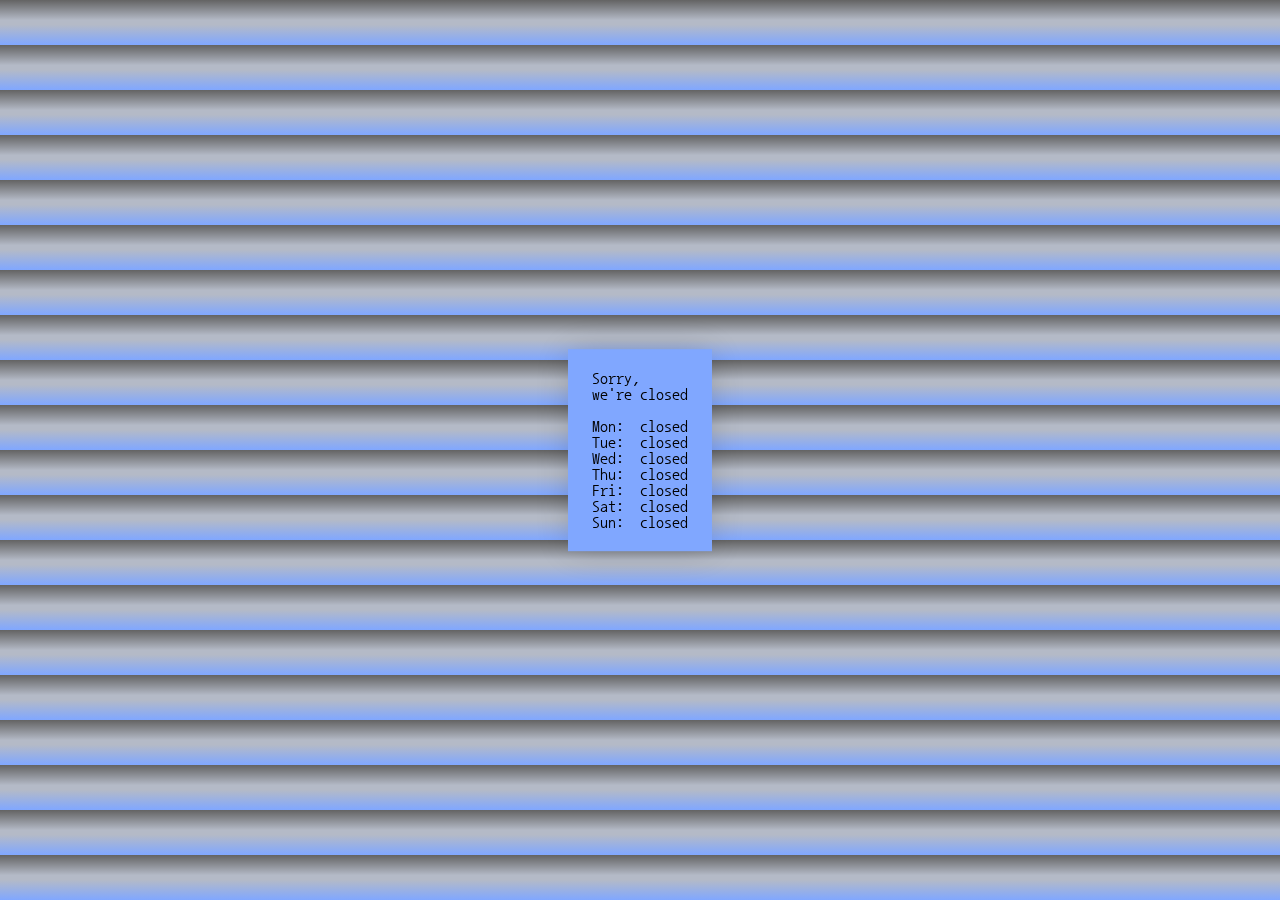
<file: index.html>
<!DOCTYPE html>
<html lang="en">
<head>
  <meta charset="utf-8">
  <meta name="viewport" content="width=device-width, initial-scale=1">
    <title>sunday - closed</title>
    <link rel="stylesheet" href="assets/css/shutter.css">
    <link href="https://fonts.googleapis.com/css?family=Nanum+Gothic+Coding|Nunito|PT+Sans+Narrow" rel="stylesheet">
</head>

<body>
  <div class="shutter"></div>

  <div class="sign">
    <p>
      Sorry,<br /> we're closed<br /><br />
    </p>
    <p>
      Mon:&nbsp; closed <br />
      Tue:&nbsp; closed <br />
      Wed:&nbsp; closed <br />
      Thu:&nbsp; closed <br />
      Fri:&nbsp; closed <br />
      Sat:&nbsp; closed <br />
      Sun:&nbsp; closed <br />
    </p>
  </div>


</body>
</html>
</file>
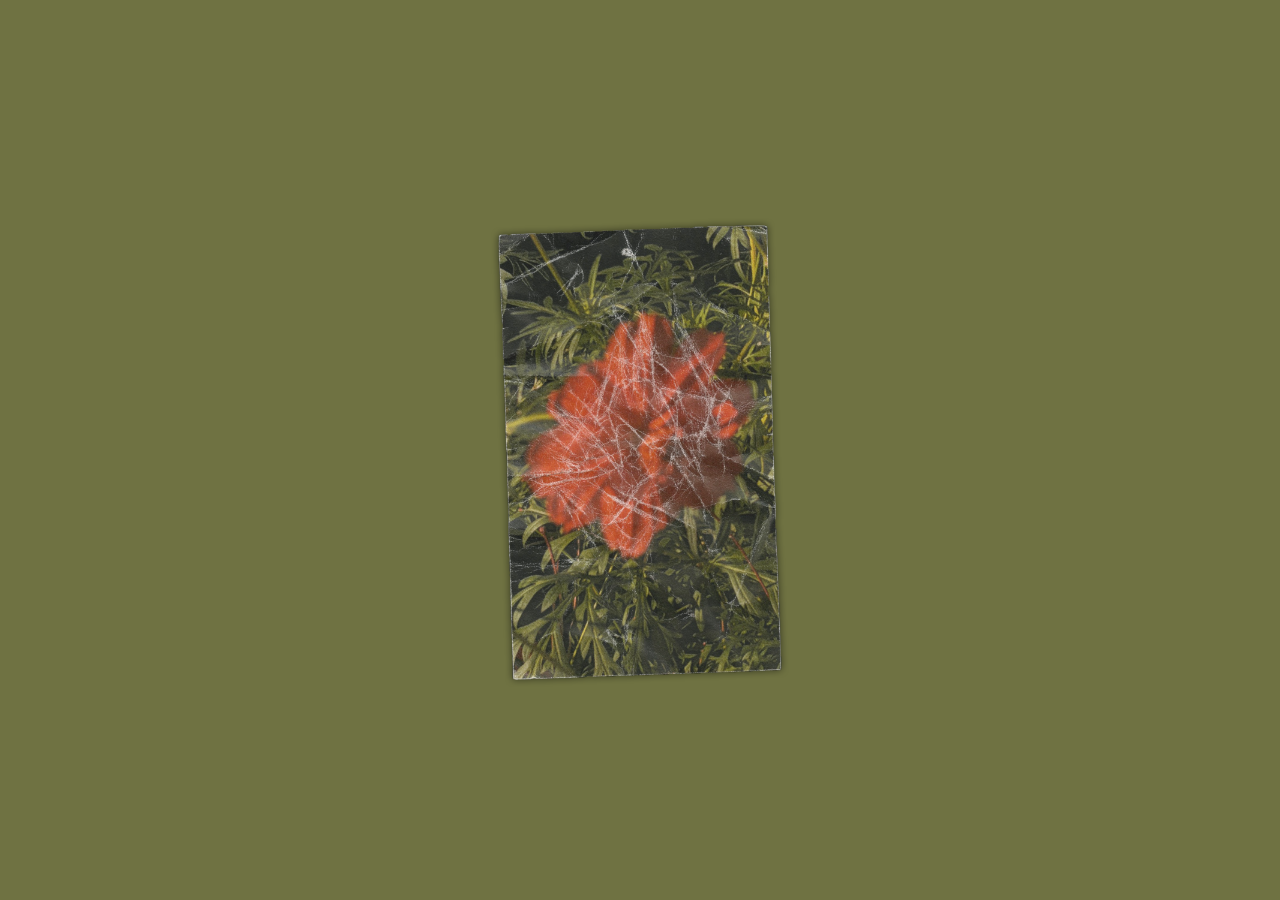
<file: archive/11.10.2019/index.html>
<!DOCTYPE html>
<html lang="en">
<!-- today is sunday -->
<!-- today we do nothing -->

<!-- it is november 10, 2019 -->
<!-- i worried all night and found something to worry with. -->

<head>
  <meta charset="utf-8">
  <meta name="viewport" content="width=device-width, initial-scale=1">
    <title>sunday</title>

    <link rel="stylesheet" href="assets/css/jquery-ui.css">
    <link rel="stylesheet" href="assets/css/style.css">
    <link href="https://fonts.googleapis.com/css?family=Nanum+Gothic+Coding|Nunito|PT+Sans+Narrow" rel="stylesheet">

    <script src="assets/js/jquery.min.js"></script>
    <script src="assets/js/jquery-ui.js"></script>

    <script>
    $( function() {
      $( ".draggable" ).draggable();
    } );
    </script>
</head>

<body>
  <div class="total-wrap">
    <div class="wrap">
      <img class="draggable flower" src="assets/img/flower-transparent.png">
      <p class="note">a perfect sun, <br>folded and folded and folded</p>
    </div>
  </div>


</body>
</html>
</file>
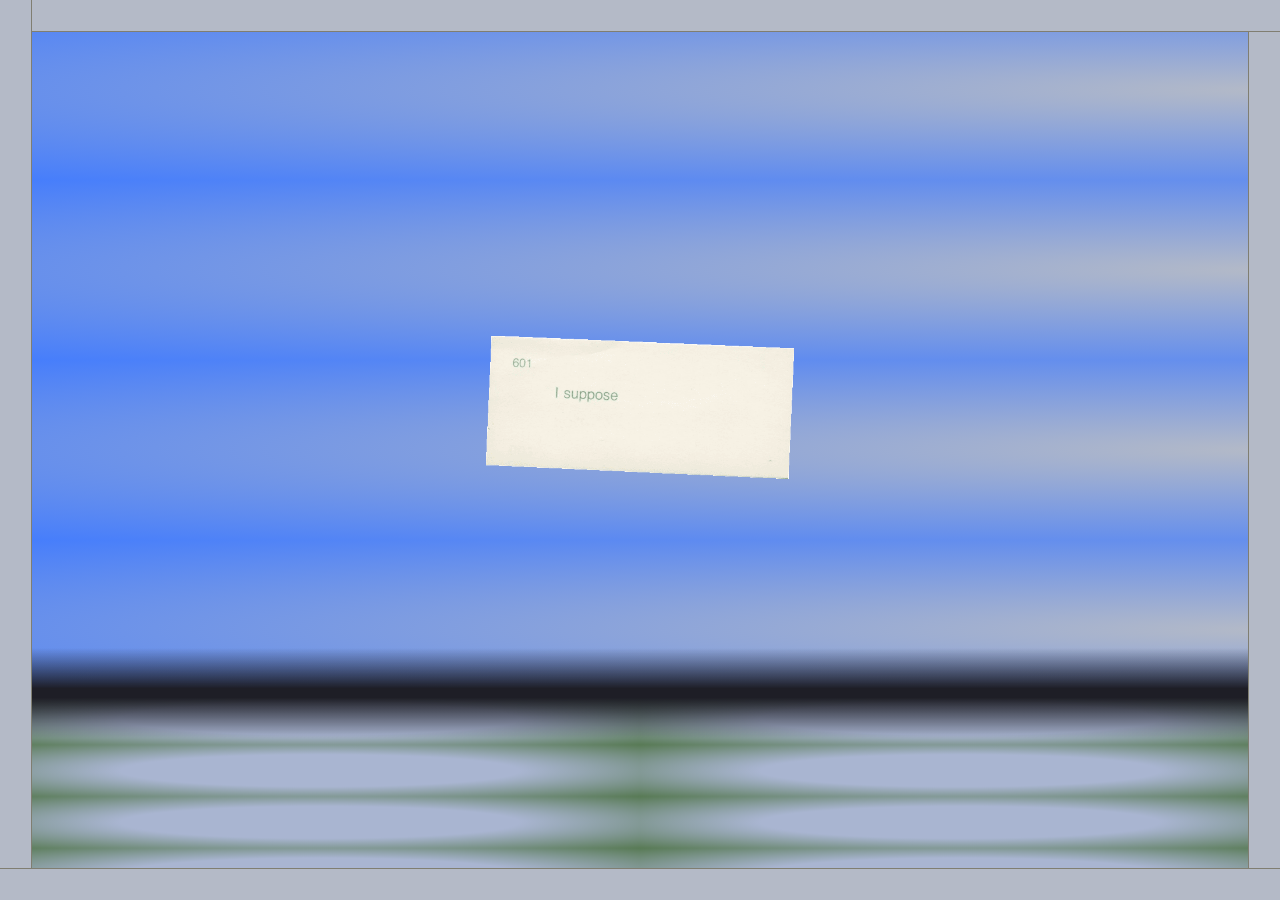
<file: archive/2.10.2019/index.html>
<!DOCTYPE html>
<html lang="en">
<!-- today is sunday -->
<!-- today we do nothing -->

<!-- it is february 10, 2019 -->
<!-- the lots have been cast and the week has been spent. i suppose i can't turn back. my body has already broken into the new space. as i speed by, i see the abandoned cars lining the highway. i am here, now here, now here, now here, now here, now here. they are still there. the dust is sticking to them. the green is seeding in them. ahead, what river runners call 'the hole' lies in hungry wait. we hasten towards it. we summon more paddle-bearers to the sides of our raft. they dip the wedge into the current and thrust.-->

<head>
  <meta charset="utf-8">
  <meta name="viewport" content="width=device-width, initial-scale=1">
    <title>sunday</title>

    <link rel="stylesheet" href="assets/css/jquery-ui.css">
    <link rel="stylesheet" href="assets/css/style.css">
    <link href="https://fonts.googleapis.com/css?family=Nanum+Gothic+Coding|Nunito|PT+Sans+Narrow" rel="stylesheet">

    <script src="assets/js/jquery.min.js"></script>
    <script src="assets/js/jquery-ui.js"></script>

    <script>
    $( function() {
      $( ".draggable" ).draggable();
    } );
    </script>
</head>

<body>
  <div class="total-wrap">
    <div id="frame">
      <div id="frame-right"></div>
      <div id="frame-top"></div>
      <div id="frame-left"></div>
      <div id="frame-bottom"></div>
    </div>

    <div class="wrap">
      <div class="container">
        <div class="window a"></div>
        <div class="lit-window">
          <div class="literature">
            <p>
              <img src="assets/img/chance2.gif" alt="" />
            </p>
          </div>
        </div>
        <div class="runner-window">
          <!-- <div class="runner"></div> -->
        </div>
        <div class="window b"></div>
        <div class="c"></div>
      </div>

    </div>
  </div>


</body>
</html>
</file>
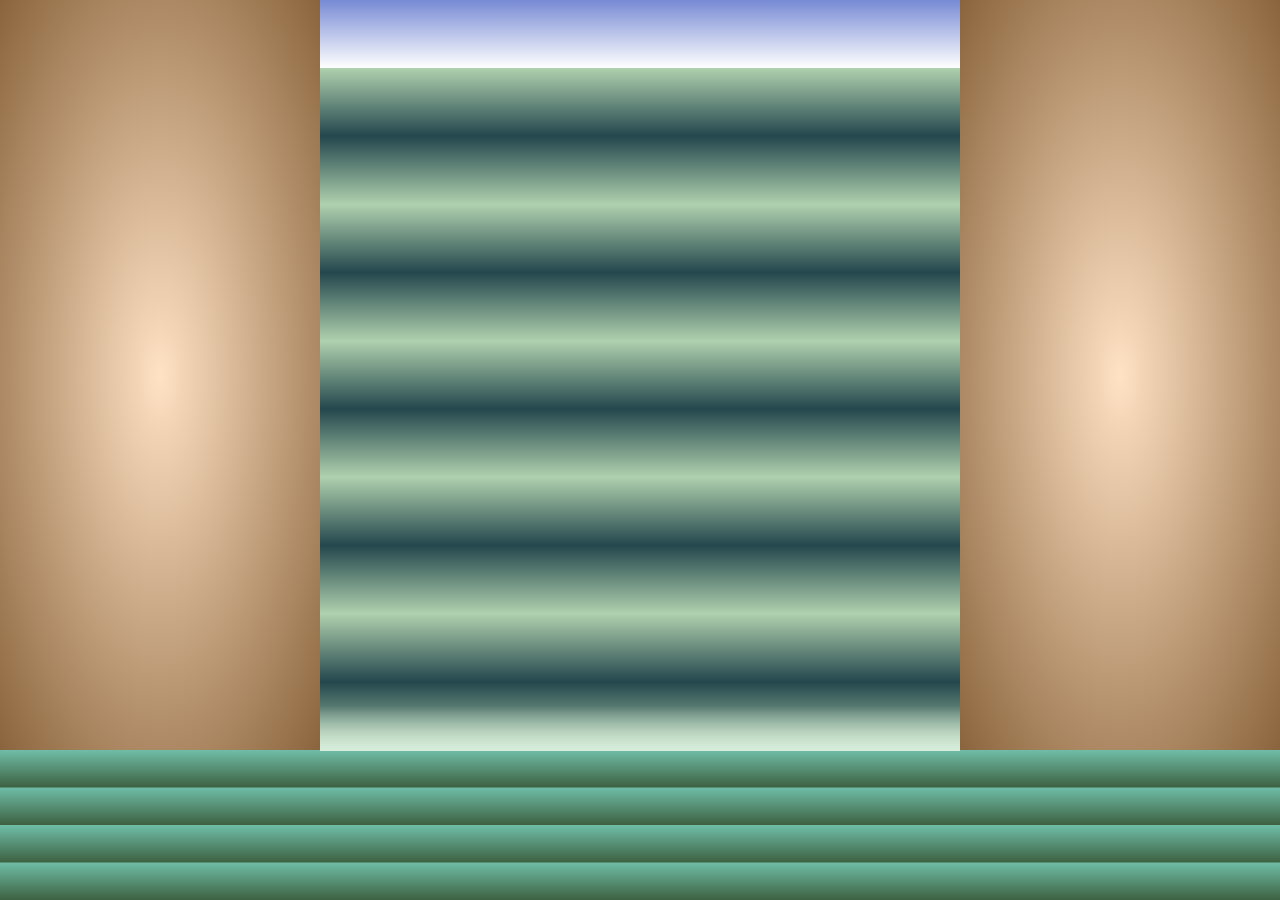
<file: archive/2.24.2019/index.html>
<!DOCTYPE html>
<html lang="en">
<!-- today is sunday -->
<!-- today we do nothing -->

<!-- it is february 24, 2019 -->
<!-- sundays we should wash our bodies in the waterfall-->

<head>
  <meta charset="utf-8">
  <meta name="viewport" content="width=device-width, initial-scale=1">
    <title>sunday</title>

    <link rel="stylesheet" href="assets/css/jquery-ui.css">
    <link rel="stylesheet" href="assets/css/style.css">
    <link href="https://fonts.googleapis.com/css?family=Nanum+Gothic+Coding|Nunito|PT+Sans+Narrow" rel="stylesheet">

    <script src="assets/js/jquery.min.js"></script>
    <script src="assets/js/jquery-ui.js"></script>

    <script>
    $( function() {
      $( ".draggable" ).draggable();
    } );
    </script>
</head>

<body>
  <div class="total-wrap">
    <!-- <div id="frame">
      <div id="frame-right"></div>
      <div id="frame-top"></div>
      <div id="frame-left"></div>
      <div id="frame-bottom"></div>
    </div> -->

    <div class="wrap">
      <!-- <div class="row"> -->
        <!-- <div class="rock"></div> -->
        <div class="container">
          <div class="column">
            <div class="row">
              <div class="rock"></div>
              <div class="column">
                <div class="sky"></div>
                <div class="row">
                  <div class="window ab"></div>
                  <div class="window a"></div>
                  <div class="window ab"></div>
                  <div class="window a"></div>
                  <div class="window ab"></div>
                  <div class="window a"></div>
                  <div class="window ab"></div>
                  <div class="window a"></div>
                  <div class="window ab"></div>
                  <div class="window a"></div>

                </div>
              </div>
              <div class="rock"></div>
            </div>
            <div class="row small">
              <div class="window b"></div>
              <div class="window b"></div>
            </div>
          </div>
          <div class="c"></div>

        </div>
        <!-- <div class="rock"></div> -->

      <!-- </div> -->
    </div>
        <!-- <div class="lit-window">
          <div class="literature">
            <p>
              <img src="assets/img/chance2.gif" alt="" />
            </p>
          </div>
        </div>
        <div class="runner-window">
          <div class="runner"></div>
        </div>
        <div class="window b"></div>
        <div class="c"></div>
      </div> -->



</body>
</html>
</file>
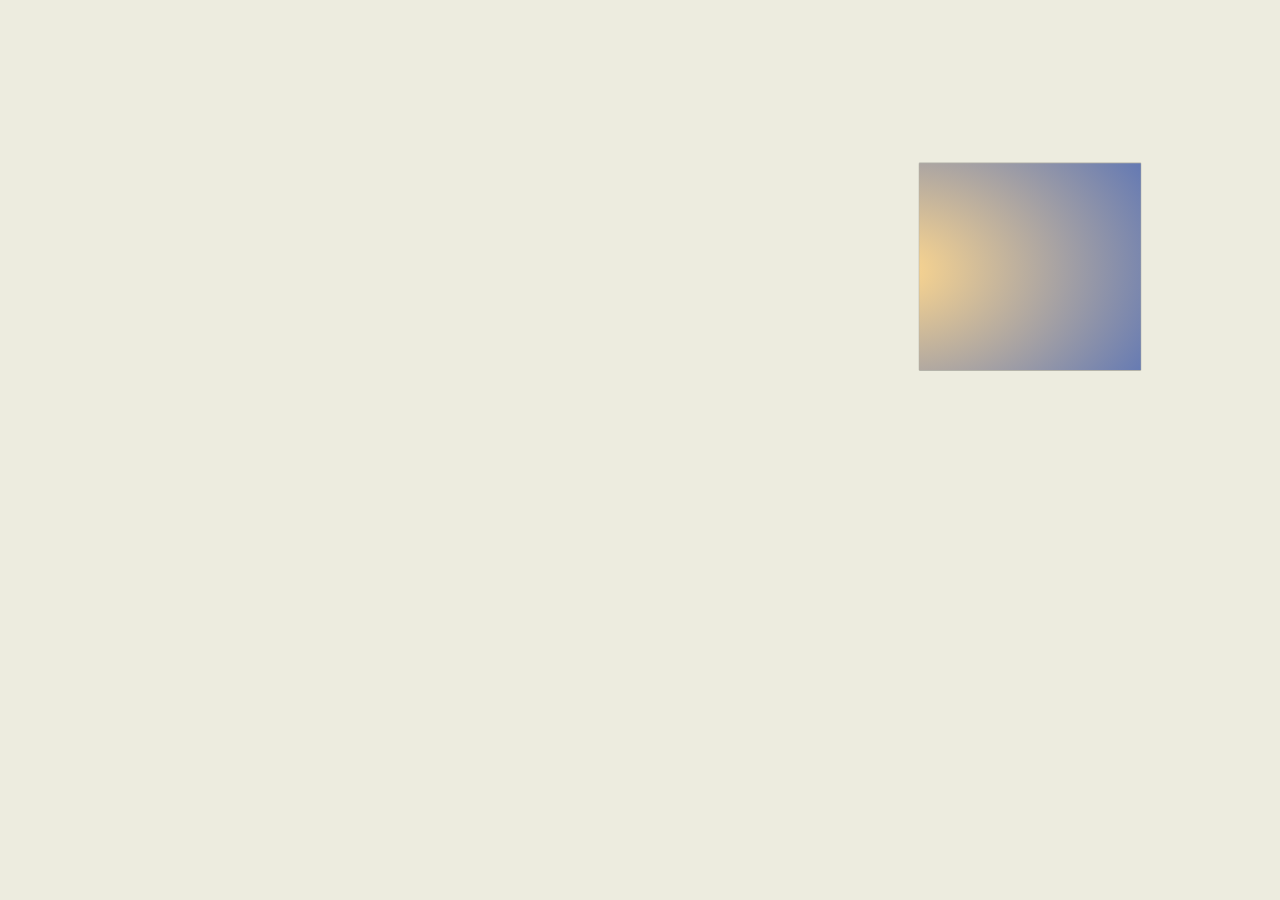
<file: archive/3.24.2019/index.html>
<!DOCTYPE html>
<html lang="en">
<!-- today is sunday -->
<!-- today we do nothing -->

<!-- it is february 24, 2019 -->
<!-- sundays we should wash our bodies in the waterfall-->

<head>
  <meta charset="utf-8">
  <meta name="viewport" content="width=device-width, initial-scale=1">
    <title>sunday</title>

    <link rel="stylesheet" href="assets/css/jquery-ui.css">
    <link rel="stylesheet" href="assets/css/style.css">
    <link href="https://fonts.googleapis.com/css?family=Nanum+Gothic+Coding|Nunito|PT+Sans+Narrow" rel="stylesheet">

    <script src="assets/js/jquery.min.js"></script>
    <script src="assets/js/jquery-ui.js"></script>

    <script>
    $( function() {
      $( ".draggable" ).draggable();
    } );
    </script>
</head>

<body>
  <div class="total-wrap">

    <div class="wrap">
      <img src="assets/img/panel.gif" alt="" />
      
      <div class="light"></div>
    </div>

  </div>

</body>
</html>
</file>
<file: assets/css/shutter.css>
* {
  box-sizing: border-box;
}

html {
  min-height: 100vh;

}

body{
  margin:0;
  background: #b4bac7;
  overflow: hidden;
  font-size: 1rem;
  min-height: 100%;
}

p{
  margin:0;
}

.shutter {
  width:100%;
  height:100%;
  position: fixed;
  top:0;
  left:0;
  background: linear-gradient(to bottom, rgba(99,99,99,1) 0%, #b4bac7 45%, #b4bac7 55%, #80a7ff 100%);
  background-repeat: repeat;
  animation: down 250s infinite linear;
  background-size:100% 5%;
}

.sign {
  position: fixed;
  font-family: 'Nanum Gothic Coding', monospace;
  top:50%;
  left:50%;
  transform: translate(-50%, -50%);
  background:#80a7ff;
  /* border-radius: 12px; */
  padding:1.3rem 1.5rem;
  font-size: 1rem;
  box-shadow: 0px 0px 33px -3px rgba(0,0,0,0.19);
}

@keyframes down {
  /* 0% {background-position:  0 0;} */
  0% {background-position:  0 -200%;}
  100% {background-position:  -400% 0}
}
</file>
<file: archive/11.10.2019/assets/css/style.css>
* {
  box-sizing: border-box;
  overflow-x: hidden;
}

html {
  min-height: 100vh;

}

body{
  margin:0;
  background: #6F7242;
  /* overflow: hidden; */
  font-size: 1rem;
  min-height: 100%;
}

p{
  margin:0;
}

img {
  max-width: 100%;
  max-height: 100%;
}

.wrap {
  top:0;
  left:0;
  min-width: 100vw;
  min-height:100vh;
  max-height:100vh;
  display: flex;
  justify-content: center;
  align-items: center;
  overflow: hidden;
}

.flower {
  max-width:300px;
  position: absolute;
}

.note {
  font-family: serif;
  text-align: center;
  font-style: italic;
  font-size: 1.2rem;
  max-width:250px;
}

.draggable:hover {
  cursor: grab;
}
</file>
<file: archive/2.10.2019/assets/css/style.css>
* {
  box-sizing: border-box;
  overflow-x: hidden;
}

html {
  min-height: 100vh;

}

body{
  margin:0;
  background: #b4bac7;
  /* overflow: hidden; */
  font-size: 1rem;
  min-height: 100%;
}

p{
  margin:0;
}

img {
  width: 100%;
}

#frame {
  z-index: 999;
  position: fixed;
  top:0;
  left:0;
}

#frame-top {
  background: #b4bac7;
  position: fixed;
  width:100vw;
  height:2rem;
  border-bottom:1px solid #807e71;
}

#frame-right {
  background: #b4bac7;
  position: fixed;
  height:100vh;
  width:2rem;
  right:0;
  border-left:1px solid #807e71;
}

#frame-bottom {
  background: #b4bac7;
  position: fixed;
  width:100vw;
  height:2rem;
  bottom:0;
  border-top:1px solid #807e71;
}

#frame-left {
  background: #b4bac7;
  position: fixed;
  height:100vh;
  width:2rem;
  border-right:1px solid #807e71;
}

.wrap {
  /* position: fixed; */
  top:0;
  left:0;
  min-width: 100vw;
  min-height:100vh;
  max-height:100vh;
  display: flex;
  /* padding:1rem; */
}

.lit-window {
  position: relative;
  max-width:100vw;
  height:100vh;
}

.literature {
  position: relative;
  top:40%;
  transform: translateY(-40%);
  max-width:800px;
  margin: 2rem auto;
  padding:0 2rem 0 2rem;
  z-index: 1;
}

.literature img {
  max-width: 400px;
  margin:0 auto;
}

.literature p{
  font-family: 'nunito', sans-serif;
  font-size: 1.5rem;
}

.runner-window {
  position: absolute;
  display: flex;
  width:100vw;
  height:100vh;
  justify-content: center;
}

.runner {
  background-image: url(../img/chance2.gif);
  background-repeat: repeat-y;
  background-position: center;
  width:100%;
  max-width:400px;
  background-size: 400px 20%;
  animation: up-slow 90s infinite linear;
}

.container {
  position: relative;
  top:0;
  left:0;
  width:100%;
  min-height:100%;
  display: flex;
  flex-direction: column;
}

.container p {
  text-align: center;
}

.fill {
  width:60%;
}

.window {
  position: fixed;
  overflow: hidden;
}

.a {
  width:100%;
  height:100%;
  background: radial-gradient(ellipse at center, #b4bac7 0%,#457dfc 100%);
  background-repeat: repeat;
  background-size:200% 20%;
  animation: down 30s infinite linear;
}

.b {
  bottom:0;
  width:100%;
  height:23%;
  /* background: radial-gradient(ellipse at center, #b4bac7 0%,#457dfc 100%); */
  background: radial-gradient(ellipse at center, rgba(169,181,209,1) 0%, rgba(169,181,209,1) 44%, rgba(88,122,85,1) 100%);
  background-repeat: repeat;
  background-size:50% 25%;
  animation: up 20s infinite linear;
  z-index: 2;
}

.c {
  position: fixed;
  width:100%;
  height:10%;
  bottom:18%;
  /* opacity:.5; */
  background: linear-gradient(to bottom, rgba(0,0,0,0) 0%, rgba(30,30,38,1) 45%, rgba(30,30,38,1) 55%, rgba(0,0,0,0) 100%);
  z-index: 3;
}

.item {
  position: fixed;
  font-family: 'Nunito', sans-serif;
  font-size: 3rem;
}

.obj1 {
  bottom:.3rem;
  left:1rem;
}

.obj1 img {
  /* border:5px solid yellow; */
  /* box-shadow: 0px 0px 33px -3px rgba(0,0,0,0.19); */
  max-width: 400px;
}

.lin1 {
  top:43%;
  left:15%;
}

.lin2 {
  top:50%;
  left:15%;
}

.draggable:hover {
  cursor: grab;
}

@keyframes down {
  /* 0% {background-position:  0 0;} */
  0% {background-position:  0 -200%;}
  100% {background-position:  -400% 0}
}

@keyframes up {
  /* 0% {background-position:  0 0;} */
  0% {background-position:  0 0%;}
  100% {background-position:  0 -200%}
}

@keyframes up-slow {
  /* 0% {background-position:  0 0;} */
  0% {background-position:  50% 0;}
  100% {background-position:  50% -200%}
}
</file>
<file: archive/2.24.2019/assets/css/style.css>
* {
  box-sizing: border-box;
  overflow-x: hidden;
}

html {
  min-height: 100vh;

}

body{
  margin:0;
  background: #b4bac7;
  /* overflow: hidden; */
  font-size: 1rem;
  min-height: 100%;
}

p{
  margin:0;
}

img {
  width: 100%;
}

#frame {
  z-index: 999;
  position: fixed;
  top:0;
  left:0;
}

#frame-top {
  background: #b4bac7;
  position: fixed;
  width:100vw;
  height:2rem;
  border-bottom:1px solid #807e71;
}

#frame-right {
  background: #b4bac7;
  position: fixed;
  height:100vh;
  width:2rem;
  right:0;
  border-left:1px solid #807e71;
}

#frame-bottom {
  background: #b4bac7;
  position: fixed;
  width:100vw;
  height:2rem;
  bottom:0;
  border-top:1px solid #807e71;
}

#frame-left {
  background: #b4bac7;
  position: fixed;
  height:100vh;
  width:2rem;
  border-right:1px solid #807e71;
}

.wrap {
  /* position: fixed; */
  top:0;
  left:0;
  min-width: 100vw;
  min-height:100vh;
  max-height:100vh;
  display: flex;
  /* flex-direction: column;
  justify-content: center;
  align-content: center; */

  /* flex-direction: row-reverse; */
  /* background:red; */
  /* padding:1rem; */
  /* filter: blur(5px); */
}

.lit-window {
  position: relative;
  max-width:100vw;
  height:100vh;
}

.literature {
  position: relative;
  top:40%;
  transform: translateY(-40%);
  max-width:800px;
  margin: 2rem auto;
  padding:0 2rem 0 2rem;
  z-index: 1;
}

.literature img {
  max-width: 400px;
  margin:0 auto;
}

.literature p{
  font-family: 'nunito', sans-serif;
  font-size: 1.5rem;
}

.runner-window {
  position: absolute;
  display: flex;
  width:100vw;
  height:100vh;
  justify-content: center;
}

.runner {
  background-image: url(../img/chance2.gif);
  background-repeat: repeat-y;
  background-position: center;
  width:100%;
  max-width:400px;
  background-size: 400px 20%;
  animation: up-slow 90s infinite linear;
}

.container {
  position: relative;
  top:0;
  left:0;
  width:100%;
  min-height:100%;
  display: flex;
  flex-direction: column;
  justify-content: center;
  /* align-content: center; */
}

.container p {
  text-align: center;
}

.fill {
  width:60%;
}

.window {
  /* position: fixed; */
  overflow: hidden;
}

.a {
  width:10%;
  height:100%;
  background: linear-gradient(to bottom, #b0d1ae 0%, #23474d 50%, #b0d1ae 100%);
  background-repeat: repeat;
  background-size:200% 20%;
  animation: down 58s infinite linear;
}

.ab {
  width:10%;
  height:100%;
  background: linear-gradient(to bottom, #b0d1ae 0%, #23474d 50%, #b0d1ae 100%);
  background-repeat: repeat;
  background-size:200% 20%;
  animation: down 60s infinite linear;
}

.rock {
  width:50%;
  /* height:90vh; */
  background: radial-gradient(ellipse at center, #ffe2c4 0%, #8a643c 100%);
  /* background-repeat: repeat;
  background-size:200% 20%;
  animation: down 60s infinite linear; */
}


.sky {
  width:100%;
  height:10%;
  background: linear-gradient(to bottom, #778ad4 0%, #ffffff 100%);
  /* background-repeat: repeat;
  background-size:200% 20%;
  animation: down 60s infinite linear; */
}

.b {
  /* bottom:0; */
  width:80%;
  height:100%;
  /* background: radial-gradient(ellipse at center, #b4bac7 0%,#457dfc 100%); */
  background: linear-gradient(to bottom, #6fbda7 0%, #3d6141 100%);
  background-repeat: repeat;
  background-size:50% 25%;
  animation: down 20s infinite linear;
  z-index: 2;
}

.c {
  position: fixed;
  width:50%;
  height:5%;
  bottom:16.6%;
  left:50%;
  transform: translateX(-50%);
  /* opacity:.5; */
  /* background: linear-gradient(to bottom, rgba(255,255,255,0) 0%, rgba(255,255,255,1) 50%, rgba(255,255,255,0) 100%); */
  background: linear-gradient(to bottom, rgba(255,255,255,0) 0%, rgba(216, 237, 220, 1) 100%);
  /* animation: down 30s infinite linear;
  background-repeat: repeat;
  background-size:50% 10%; */
  z-index: 3;
}

.row {
  width:100%;
  height:100%;
  display: flex;
  flex-direction: row;
  justify-content: center;
}

.small {
  height:20%;
}

.column {
  display: flex;
  align-items: center;
  flex-direction: column;
  height:100%;
  width:100%;
}

.item {
  position: fixed;
  font-family: 'Nunito', sans-serif;
  font-size: 3rem;
}

.obj1 {
  bottom:.3rem;
  left:1rem;
}

.obj1 img {
  /* border:5px solid yellow; */
  /* box-shadow: 0px 0px 33px -3px rgba(0,0,0,0.19); */
  max-width: 400px;
}

.lin1 {
  top:43%;
  left:15%;
}

.lin2 {
  top:50%;
  left:15%;
}

.draggable:hover {
  cursor: grab;
}

@keyframes down {
  /* 0% {background-position:  0 0;} */
  0% {background-position:  0 -200%;}
  100% {background-position:  0 -100%}
}

@keyframes up {
  /* 0% {background-position:  0 0;} */
  0% {background-position:  0 0%;}
  100% {background-position:  0 -200%}
}

@keyframes up-slow {
  /* 0% {background-position:  0 0;} */
  0% {background-position:  50% 0;}
  100% {background-position:  50% -200%}
}
</file>
<file: archive/3.24.2019/assets/css/style.css>
* {
  box-sizing: border-box;
  overflow: hidden;
}

html {
  min-height: 100vh;

}

body{
  margin:0;
  background: #b4bac7;
  /* overflow: hidden; */
  font-size: 1rem;
  min-height: 100%;
}

p{
  margin:0;
}

img {
  height:100vh;
  width: 100vw;
  position:fixed;
  top:0;
  left:0;
  z-index: 9999;
}

.light {
  width:400vw;
  height:400vh;
  position: fixed;
  left:-150vw;
  top:-150vh;
  /* transform:translate(-400vw -200vh); */
  background: radial-gradient(ellipse at center, #ffd88e 0%, #506db8 90%);
  background-repeat: repeat;
  background-size:10% 10%;
  animation: up-slow 120s infinite linear;

}

@keyframes down {
  /* 0% {background-position:  0 0;} */
  0% {background-position:  0 -200%;}
  100% {background-position:  0 -100%}
}

@keyframes up {
  /* 0% {background-position:  0 0;} */
  0% {background-position:  0 0%;}
  100% {background-position:  0 -200%}
}

@keyframes up-slow {
  /* 0% {background-position:  0 0;} */
  0% {background-position:  0% 0; transform: rotate(0deg);}
  100% {background-position:  0 -200%; transform: rotate(360deg);}
}
</file>
